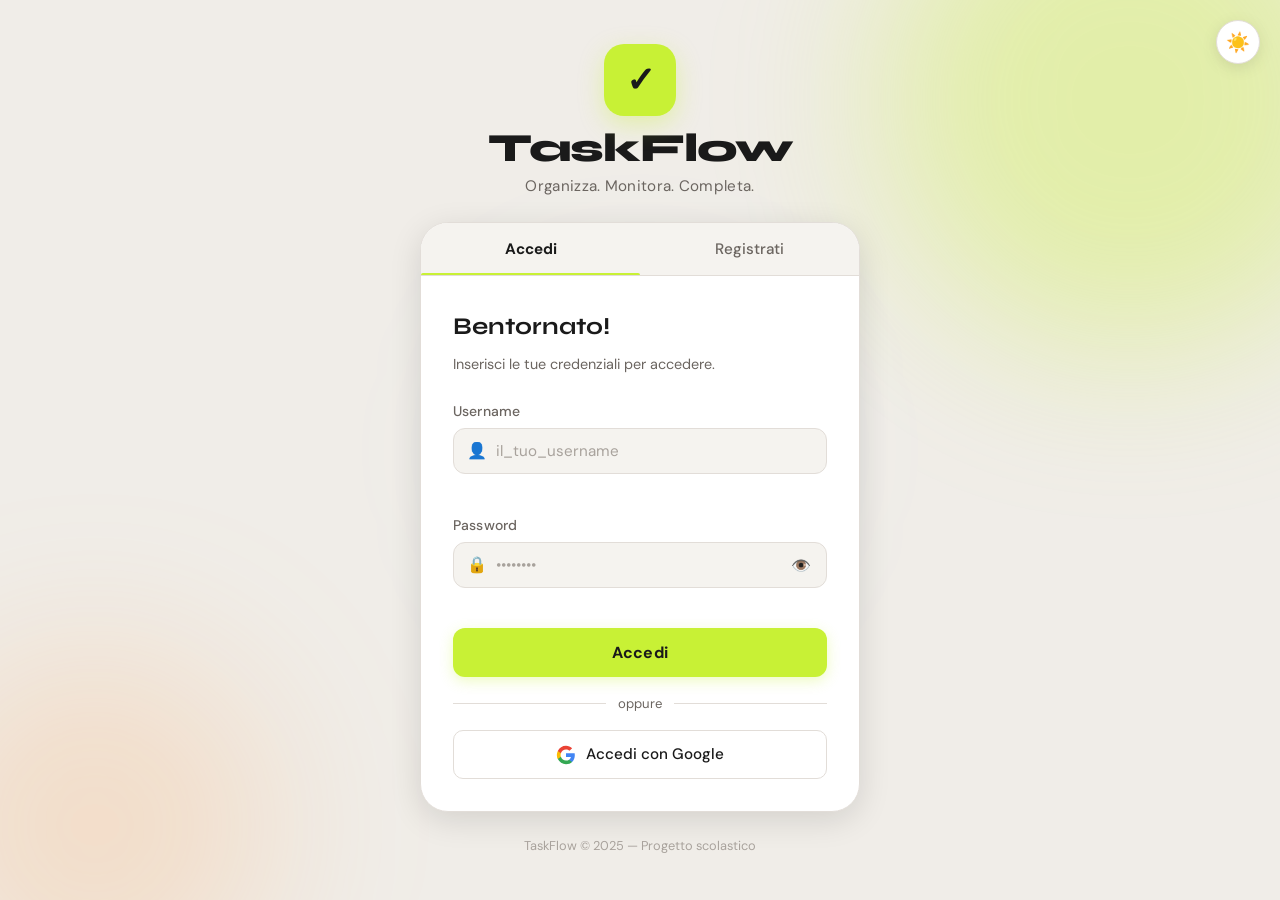
<file: index.html>
<!DOCTYPE html>
<html lang="it">
<head>
    <meta charset="UTF-8">
    <meta name="viewport" content="width=device-width, initial-scale=1.0">
    <title>TaskFlow — Accedi</title>
    <!-- Font Google: Syne (display) + DM Sans (corpo) -->
    <link rel="preconnect" href="https://fonts.googleapis.com">
    <link href="https://fonts.googleapis.com/css2?family=Syne:wght@700;800&family=DM+Sans:wght@300;400;500&display=swap" rel="stylesheet">
    <link rel="stylesheet" href="style.css">
    <link rel="icon" type="image/png" href="logo.png">
</head>
<body class="auth-page" id="appBody">

    <!-- =====================================================
         TOGGLE TEMA DARK/LIGHT (in alto a destra)
    ====================================================== -->
    <button class="theme-toggle" id="themeToggle" aria-label="Cambia tema">
        <span class="theme-icon">☀️</span>
    </button>

    <!-- =====================================================
         SFONDO DECORATIVO (sfere animate CSS)
    ====================================================== -->
    <div class="bg-decoration" aria-hidden="true">
        <div class="orb orb-1"></div>
        <div class="orb orb-2"></div>
        <div class="orb orb-3"></div>
    </div>

    <!-- =====================================================
         CONTENITORE PRINCIPALE AUTH
    ====================================================== -->
    <main class="auth-container">

        <!-- Logo e titolo app -->
        <div class="auth-brand">
            <div class="brand-icon">✓</div>
            <h1 class="brand-title">TaskFlow</h1>
            <p class="brand-subtitle">Organizza. Monitora. Completa.</p>
        </div>

        <!-- Card con i form login/registrazione -->
        <div class="auth-card">

            <!-- Tab per passare tra Login e Registrazione -->
            <div class="auth-tabs" role="tablist">
                <button class="auth-tab active" id="tabLogin"
                        role="tab" aria-selected="true" aria-controls="panelLogin"
                        onclick="switchTab('login')">
                    Accedi
                </button>
                <button class="auth-tab" id="tabRegister"
                        role="tab" aria-selected="false" aria-controls="panelRegister"
                        onclick="switchTab('register')">
                    Registrati
                </button>
                <!-- Indicatore animato del tab attivo -->
                <div class="tab-indicator" id="tabIndicator"></div>
            </div>

            <!-- ==========================================
                 PANNELLO LOGIN
            =========================================== -->
            <div class="auth-panel active" id="panelLogin" role="tabpanel">
                <h2 class="panel-title">Bentornato!</h2>
                <p class="panel-desc">Inserisci le tue credenziali per accedere.</p>

                <!-- Messaggio di errore/successo -->
                <div class="alert" id="loginAlert" role="alert" aria-live="polite"></div>

                <!-- Form login (non usa <form> per evitare reload, gestito da JS) -->
                <div class="form-group">
                    <label class="form-label" for="loginUsername">Username</label>
                    <div class="input-wrapper">
                        <span class="input-icon">👤</span>
                        <input
                            type="text"
                            class="form-input"
                            id="loginUsername"
                            placeholder="il_tuo_username"
                            autocomplete="username"
                            maxlength="50"
                        >
                    </div>
                    <!-- Messaggio errore validazione client-side -->
                    <span class="field-error" id="loginUsernameError"></span>
                </div>

                <div class="form-group">
                    <label class="form-label" for="loginPassword">Password</label>
                    <div class="input-wrapper">
                        <span class="input-icon">🔒</span>
                        <input
                            type="password"
                            class="form-input"
                            id="loginPassword"
                            placeholder="••••••••"
                            autocomplete="current-password"
                        >
                        <!-- Bottone mostra/nascondi password -->
                        <button class="toggle-password" type="button"
                                onclick="togglePasswordVisibility('loginPassword')"
                                aria-label="Mostra/nascondi password">
                            👁️
                        </button>
                    </div>
                    <span class="field-error" id="loginPasswordError"></span>
                </div>

                <button class="btn-primary" id="loginBtn" onclick="handleLogin()">
                    <span class="btn-text">Accedi</span>
                    <span class="btn-loader" aria-hidden="true"></span>
                </button>

                <!-- Separatore -->
                <div class="auth-divider">
                    <span>oppure</span>
                </div>

                <!-- Bottone Google OAuth2 -->
                <a href="oauth_google.php" class="btn-google" id="googleLoginBtn">
                    <svg class="google-icon" viewBox="0 0 24 24" xmlns="http://www.w3.org/2000/svg" aria-hidden="true">
                        <path d="M22.56 12.25c0-.78-.07-1.53-.2-2.25H12v4.26h5.92c-.26 1.37-1.04 2.53-2.21 3.31v2.77h3.57c2.08-1.92 3.28-4.74 3.28-8.09z" fill="#4285F4"/>
                        <path d="M12 23c2.97 0 5.46-.98 7.28-2.66l-3.57-2.77c-.98.66-2.23 1.06-3.71 1.06-2.86 0-5.29-1.93-6.16-4.53H2.18v2.84C3.99 20.53 7.7 23 12 23z" fill="#34A853"/>
                        <path d="M5.84 14.09c-.22-.66-.35-1.36-.35-2.09s.13-1.43.35-2.09V7.07H2.18C1.43 8.55 1 10.22 1 12s.43 3.45 1.18 4.93l3.66-2.84z" fill="#FBBC05"/>
                        <path d="M12 5.38c1.62 0 3.06.56 4.21 1.64l3.15-3.15C17.45 2.09 14.97 1 12 1 7.7 1 3.99 3.47 2.18 7.07l3.66 2.84c.87-2.6 3.3-4.53 6.16-4.53z" fill="#EA4335"/>
                    </svg>
                    Accedi con Google
                </a>
            </div>

            <!-- ==========================================
                 PANNELLO REGISTRAZIONE
            =========================================== -->
            <div class="auth-panel" id="panelRegister" role="tabpanel">
                <h2 class="panel-title">Crea Account</h2>
                <p class="panel-desc">Scegli un username e una password sicura.</p>

                <div class="alert" id="registerAlert" role="alert" aria-live="polite"></div>

                <div class="form-group">
                    <label class="form-label" for="regUsername">Username</label>
                    <div class="input-wrapper">
                        <span class="input-icon">👤</span>
                        <input
                            type="text"
                            class="form-input"
                            id="regUsername"
                            placeholder="scegli_username"
                            autocomplete="username"
                            maxlength="50"
                            oninput="validateUsernameField()"
                        >
                    </div>
                    <span class="field-error" id="regUsernameError"></span>
                    <!-- Contatore caratteri -->
                    <span class="char-count" id="regUsernameCount">0/50</span>
                </div>

                <div class="form-group">
                    <label class="form-label" for="regPassword">Password</label>
                    <div class="input-wrapper">
                        <span class="input-icon">🔒</span>
                        <input
                            type="password"
                            class="form-input"
                            id="regPassword"
                            placeholder="Min. 6 caratteri"
                            autocomplete="new-password"
                            oninput="checkPasswordStrength()"
                        >
                        <button class="toggle-password" type="button"
                                onclick="togglePasswordVisibility('regPassword')"
                                aria-label="Mostra/nascondi password">
                            👁️
                        </button>
                    </div>
                    <span class="field-error" id="regPasswordError"></span>
                    <!-- Barra indicatore forza password -->
                    <div class="password-strength" id="passwordStrength">
                        <div class="strength-bar" id="strengthBar"></div>
                        <span class="strength-label" id="strengthLabel"></span>
                    </div>
                </div>

                <div class="form-group">
                    <label class="form-label" for="regConfirm">Conferma Password</label>
                    <div class="input-wrapper">
                        <span class="input-icon">🔒</span>
                        <input
                            type="password"
                            class="form-input"
                            id="regConfirm"
                            placeholder="Ripeti la password"
                            autocomplete="new-password"
                        >
                    </div>
                    <span class="field-error" id="regConfirmError"></span>
                </div>

                <button class="btn-primary" id="registerBtn" onclick="handleRegister()">
                    <span class="btn-text">Crea Account</span>
                    <span class="btn-loader" aria-hidden="true"></span>
                </button>
            </div>

        </div><!-- fine auth-card -->

        <p class="auth-footer">
            TaskFlow &copy; 2025 — Progetto scolastico
        </p>

    </main>

    <!-- Script principale -->
    <script src="script.js"></script>
    <script>
        // Controlla se l'utente è già loggato, reindirizza alla dashboard
        checkIfAlreadyLogged();

        // Inizializza il tema salvato
        initTheme();

        // Permette il submit dei form con il tasto Invio
        document.getElementById('loginPassword').addEventListener('keydown', e => {
            if (e.key === 'Enter') handleLogin();
        });
        document.getElementById('regConfirm').addEventListener('keydown', e => {
            if (e.key === 'Enter') handleRegister();
        });
    </script>
</body>
</html>
</file>
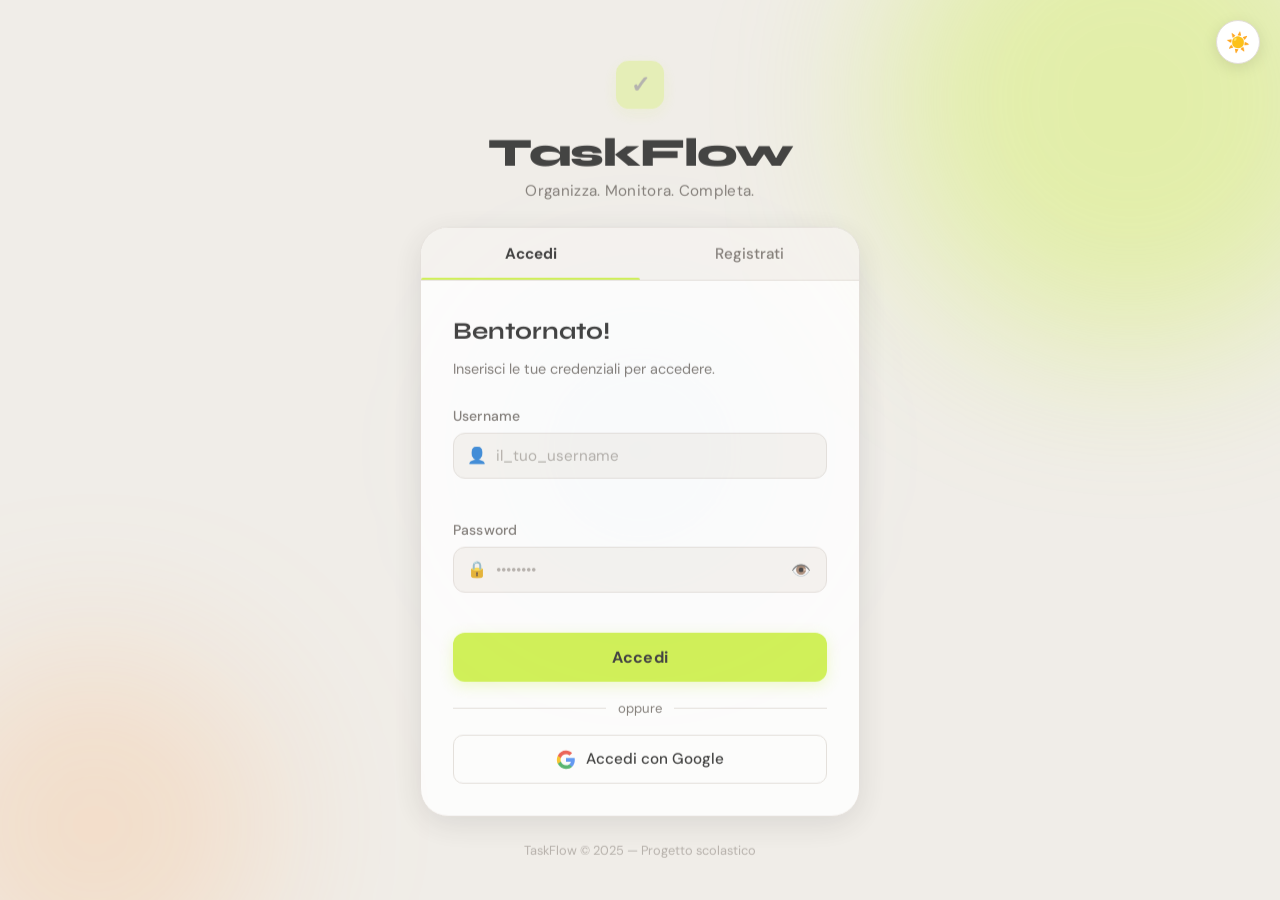
<file: dashboard.html>
<!DOCTYPE html>
<html lang="it">
<head>
    <meta charset="UTF-8">
    <meta name="viewport" content="width=device-width, initial-scale=1.0">
    <title>TaskFlow — Dashboard</title>
    <link rel="preconnect" href="https://fonts.googleapis.com">
    <link href="https://fonts.googleapis.com/css2?family=Syne:wght@700;800&family=DM+Sans:wght@300;400;500&display=swap" rel="stylesheet">
    <link rel="stylesheet" href="style.css">
    <link rel="icon" type="image/png" href="logo.png">
</head>
<body id="appBody">

    <!-- =====================================================
                        HEADER NAVIGAZIONE
    ====================================================== -->
    <header class="app-header">
        <div class="header-inner">
            <!-- Logo -->
            <div class="header-brand">
                <span class="brand-icon-small">✓</span>
                <span class="header-title">TaskFlow</span>
            </div>

            <!-- Informazioni utente + azioni -->
            <div class="header-actions">
                <!-- Statistiche rapide -->
                <div class="header-stats">
                    <span class="stat-badge" id="headerPending" title="Task in sospeso">
                        <span class="stat-num" id="pendingCount">0</span> in sospeso
                    </span>
                </div>

                <!-- Toggle tema -->
                <button class="theme-toggle theme-toggle-inline" id="themeToggle"
                        aria-label="Cambia tema">
                    <span class="theme-icon">☀️</span>
                </button>

                <!-- Username + menu -->
                <div class="user-menu" id="userMenu">
                    <button class="user-btn" id="userBtn" onclick="toggleUserMenu()"
                            aria-expanded="false" aria-haspopup="true">
                        <span class="user-avatar" id="userAvatar">?</span>
                        <span class="user-name" id="headerUsername">...</span>
                        <span class="user-chevron">▾</span>
                    </button>
                    <div class="user-dropdown" id="userDropdown" role="menu">
                        <div class="dropdown-info">
                            <span class="dropdown-username" id="dropdownUsername"></span>
                            <span class="dropdown-label">Account</span>
                        </div>
                        <hr class="dropdown-divider">
                        <button class="dropdown-item danger" onclick="handleLogout()" role="menuitem">
                            Esci
                        </button>
                    </div>
                </div>
            </div>
        </div>
    </header>

    <!-- =====================================================
         CONTENUTO PRINCIPALE
    ====================================================== -->
    <main class="app-main">
        <div class="dashboard-container">

            <!-- ============================================
                 SEZIONE: AGGIUNGI TASK
            ============================================= -->
            <section class="add-task-section" aria-label="Aggiungi task">
                <div class="add-task-card">
                    <h2 class="section-title">Cosa devo fare?</h2>
                    <div class="add-task-row">
                        <div class="input-wrapper flex-1">
                            <span class="input-icon">✏️</span>
                            <input
                                type="text"
                                class="form-input"
                                id="newTaskInput"
                                placeholder="Scrivi un nuovo task..."
                                maxlength="500"
                                aria-label="Testo del nuovo task"
                            >
                            <!-- Contatore caratteri -->
                            <span class="char-count-inline" id="taskCharCount">0/500</span>
                        </div>
                        <button class="btn-add" id="addTaskBtn" onclick="handleAddTask()"
                                aria-label="Aggiungi task">
                            <span>＋</span>
                        </button>
                    </div>

                    <!-- Riga data/ora scadenza (opzionale) -->
                    <div class="due-row">
                        <div class="due-input-group">
                            <label class="due-label" for="newTaskDue">
                                <span class="due-label-icon">🕐</span>
                                Scadenza <span class="due-optional">(opzionale)</span>
                            </label>
                            <div class="due-inputs">
                                <!-- Input data -->
                                <div class="input-wrapper due-date-wrapper">
                                    <span class="input-icon">📅</span>
                                    <input
                                        type="date"
                                        class="form-input due-input"
                                        id="newTaskDate"
                                        aria-label="Data scadenza"
                                    >
                                </div>
                                <!-- Input ora -->
                                <div class="input-wrapper due-time-wrapper">
                                    <span class="input-icon">🕐</span>
                                    <input
                                        type="time"
                                        class="form-input due-input"
                                        id="newTaskTime"
                                        aria-label="Ora scadenza"
                                    >
                                </div>
                                <!-- Bottone svuota -->
                                <button class="btn-clear-due" id="clearDueBtn"
                                        onclick="clearDueInputs()"
                                        title="Rimuovi scadenza"
                                        aria-label="Rimuovi scadenza">
                                    ✕
                                </button>
                            </div>
                        </div>
                    </div>

                    <span class="field-error" id="newTaskError"></span>
                </div>
            </section>

            <!-- ============================================
                 SEZIONE: STATISTICHE
            ============================================= -->
            <section class="stats-section" aria-label="Statistiche">
                <div class="stats-grid">
                    <div class="stat-card" id="statTotal">
                        <div class="stat-number" id="statTotalNum">0</div>
                        <div class="stat-name">Totale</div>
                    </div>
                    <div class="stat-card highlight" id="statPending">
                        <div class="stat-number" id="statPendingNum">0</div>
                        <div class="stat-name">Da fare</div>
                    </div>
                    <div class="stat-card success" id="statDone">
                        <div class="stat-number" id="statDoneNum">0</div>
                        <div class="stat-name">Completati</div>
                    </div>
                    <!-- Barra di progresso -->
                    <div class="stat-card progress-card">
                        <div class="progress-label">Progresso</div>
                        <div class="progress-bar-container">
                            <div class="progress-bar" id="progressBar"></div>
                        </div>
                        <div class="progress-percent" id="progressPercent">0%</div>
                    </div>
                </div>
            </section>

            <!-- ============================================
                 SEZIONE: FILTRI
            ============================================= -->
            <section class="filters-section" aria-label="Filtri">
                <div class="filters-row">
                    <!-- Bottoni filtro -->
                    <div class="filter-buttons" role="group" aria-label="Filtra task">
                        <button class="filter-btn" data-filter="today"
                                onclick="setFilter('today')"
                                title="Task in scadenza oggi">
                            📅 Oggi
                        </button>
                        <button class="filter-btn active" data-filter="all"
                                onclick="setFilter('all')">
                            Tutti
                        </button>
                        <button class="filter-btn" data-filter="pending"
                                onclick="setFilter('pending')">
                            Da fare
                        </button>
                        <button class="filter-btn" data-filter="completed"
                                onclick="setFilter('completed')">
                            Completati
                        </button>
                        <button class="filter-btn" data-filter="overdue"
                                onclick="setFilter('overdue')"
                                title="Task con scadenza passata non ancora completati">
                            Scaduti
                        </button>
                        
                    </div>

                    <!-- Azioni bulk -->
                    <div class="bulk-actions">
                        <button class="btn-ghost small" onclick="handleClearCompleted()"
                                title="Elimina tutti i task completati">
                            🗑️ Pulisci completati
                        </button>
                    </div>
                </div>

                <!-- Barra di ricerca -->
                <div class="search-row">
                    <div class="input-wrapper">
                        <span class="input-icon">🔍</span>
                        <input
                            type="search"
                            class="form-input search-input"
                            id="searchInput"
                            placeholder="Cerca nei task..."
                            oninput="handleSearch()"
                            aria-label="Cerca task"
                        >
                    </div>
                </div>
            </section>

            <!-- ============================================
                 SEZIONE: LISTA TASK
            ============================================= -->
            <section class="tasks-section" aria-label="Lista task">

                <!-- Messaggio di caricamento -->
                <div class="loading-state" id="loadingState" aria-live="polite">
                    <div class="spinner"></div>
                    <p>Caricamento task...</p>
                </div>

                <!-- Messaggio lista vuota -->
                <div class="empty-state hidden" id="emptyState">
                    <div class="empty-icon">📋</div>
                    <h3 class="empty-title">Nessun task</h3>
                    <p class="empty-desc" id="emptyDesc">
                        Aggiungi il tuo primo task sopra!
                    </p>
                </div>

                <!-- Lista task (drag-and-drop con HTML5 API) -->
                <ul class="task-list" id="taskList"
                    role="list"
                    aria-label="Lista dei tuoi task"
                    ondragover="onDragOver(event)"
                    ondrop="onDrop(event)">
                    <!-- I task vengono inseriti qui dinamicamente da script.js -->
                </ul>

                <!-- Hint drag-and-drop -->
                <p class="dnd-hint" id="dndHint" aria-hidden="true">
                    ↕ Trascina i task per riordinarli
                </p>

            </section>

        </div><!-- fine dashboard-container -->
    </main>

    <!-- =====================================================
         MODAL DI MODIFICA TASK (con data/ora scadenza)
    ====================================================== -->
    <div class="modal-overlay" id="editModal" role="dialog"
         aria-modal="true" aria-labelledby="editModalTitle"
         onclick="closeEditModal(event)">
        <div class="modal-card modal-card-wide">
            <div class="modal-icon">✎</div>
            <h3 class="modal-title" id="editModalTitle">Modifica Task</h3>

            <!-- Campo testo -->
            <div class="form-group" style="text-align:left; margin-top:16px;">
                <label class="form-label" for="editTaskText">Testo del task</label>
                <div class="input-wrapper">
                    <span class="input-icon">✏️</span>
                    <input type="text" class="form-input" id="editTaskText"
                           maxlength="500" placeholder="Descrizione del task...">
                </div>
                <span class="field-error" id="editTaskError"></span>
            </div>

            <!-- Campo data/ora scadenza -->
            <div class="form-group" style="text-align:left;">
                <label class="form-label">
                    <span>🕐</span> Scadenza
                    <span class="due-optional">(opzionale — lascia vuoto per rimuovere)</span>
                </label>
                <div class="due-inputs">
                    <div class="input-wrapper due-date-wrapper">
                        <span class="input-icon">📅</span>
                        <input type="date" class="form-input due-input"
                               id="editTaskDate" aria-label="Data scadenza">
                    </div>
                    <div class="input-wrapper due-time-wrapper">
                        <span class="input-icon">🕐</span>
                        <input type="time" class="form-input due-input"
                               id="editTaskTime" aria-label="Ora scadenza">
                    </div>
                    <button class="btn-clear-due" onclick="clearEditDueInputs()"
                            title="Rimuovi scadenza" aria-label="Rimuovi scadenza">✕</button>
                </div>
            </div>

            <div class="modal-actions" style="margin-top:8px;">
                <button class="btn-ghost" onclick="closeEditModal()">Annulla</button>
                <button class="btn-primary" id="confirmEditBtn"
                        style="width:auto; padding:10px 24px; margin-top:0;">
                    <span class="btn-text">Salva</span>
                    <span class="btn-loader" aria-hidden="true"></span>
                </button>
            </div>
        </div>
    </div>

    <!-- =====================================================
         MODAL DI CONFERMA ELIMINAZIONE
    ====================================================== -->
    <div class="modal-overlay" id="deleteModal" role="dialog"
         aria-modal="true" aria-labelledby="modalTitle"
         onclick="closeDeleteModal(event)">
        <div class="modal-card">
            <div class="modal-icon">🗑️</div>
            <h3 class="modal-title" id="modalTitle">Elimina task</h3>
            <p class="modal-desc">Sei sicuro di voler eliminare questo task? L'azione è irreversibile.</p>
            <div class="modal-actions">
                <button class="btn-ghost" onclick="closeDeleteModal()">Annulla</button>
                <button class="btn-danger" id="confirmDeleteBtn">Elimina</button>
            </div>
        </div>
    </div>

    <!-- =====================================================
         TOAST NOTIFICHE (in basso a destra)
    ====================================================== -->
    <div class="toast-container" id="toastContainer" aria-live="polite" aria-atomic="true">
        <!-- I toast vengono aggiunti dinamicamente da script.js -->
    </div>

    <script src="script.js"></script>
    <script>
        // ======================================================
        // Inizializzazione dashboard al caricamento della pagina
        // ======================================================

        // Inizializza il tema
        initTheme();

        // Controlla che l'utente sia loggato, poi carica i task
        initDashboard();

        // Chiudi il menu utente cliccando fuori
        document.addEventListener('click', function(e) {
            const menu = document.getElementById('userMenu');
            if (menu && !menu.contains(e.target)) {
                const dropdown = document.getElementById('userDropdown');
                if (dropdown) dropdown.classList.remove('open');
                const btn = document.getElementById('userBtn');
                if (btn) btn.setAttribute('aria-expanded', 'false');
            }
        });

        // Aggiungi task con il tasto Invio
        document.getElementById('newTaskInput').addEventListener('keydown', function(e) {
            if (e.key === 'Enter') handleAddTask();
        });

        // Aggiorna contatore caratteri input task
        document.getElementById('newTaskInput').addEventListener('input', function() {
            const count = this.value.length;
            document.getElementById('taskCharCount').textContent = count + '/500';
            if (count > 450) {
                document.getElementById('taskCharCount').classList.add('warning');
            } else {
                document.getElementById('taskCharCount').classList.remove('warning');
            }
        });

        // Chiudi modal con tasto Escape
        document.addEventListener('keydown', function(e) {
            if (e.key === 'Escape') {
                closeDeleteModal();
                closeEditModal();
            }
        });

        // Salva modifica con Invio nel modal di edit (campo testo)
        document.getElementById('editTaskText').addEventListener('keydown', function(e) {
            if (e.key === 'Enter') {
                const btn = document.getElementById('confirmEditBtn');
                if (btn && btn.onclick) btn.onclick();
            }
        });
    </script>
</body>
</html>
</file>
<file: style.css>
/* ============================================================
   style.css — TaskFlow: To-Do List App

   1. CSS CUSTOM PROPERTIES (VARIABILI) — TEMA LIGHT (default)
   ============================================================ */
:root {
    /* Colori principali */
    --bg-page:        #f0ede8;
    --bg-card:        #ffffff;
    --bg-card-hover:  #fafaf8;
    --bg-input:       #f5f3ef;
    --bg-header:      rgba(255,255,255,0.9);

    /* Colori testo */
    --text-primary:   #1a1a1a;
    --text-secondary: #6b6560;
    --text-muted:     #a8a29c;
    --text-inverse:   #ffffff;

    /* Colore accento */
    --accent:         #c8f135;
    --accent-dark:    #a8d010;
    --accent-text:    #1a1a1a;

    /* Colori semantici */
    --success:        #22c55e;
    --danger:         #ef4444;
    --warning:        #f59e0b;
    --info:           #3b82f6;

    /* Bordi e ombre */
    --border:         #e2ddd8;
    --border-focus:   var(--accent);
    --shadow-sm:      0 1px 3px rgba(0,0,0,0.08);
    --shadow-md:      0 4px 16px rgba(0,0,0,0.10);
    --shadow-lg:      0 8px 32px rgba(0,0,0,0.12);
    --shadow-card:    0 2px 8px rgba(0,0,0,0.06);

    /* Tipografia */
    --font-display:   'Syne', sans-serif;
    --font-body:      'DM Sans', sans-serif;

    /* Transizioni */
    --transition:     0.2s ease;
    --transition-slow:0.35s ease;

    /* Sfere decorative */
    --orb-1: rgba(200, 241, 53, 0.35);
    --orb-2: rgba(255, 160, 80, 0.20);
    --orb-3: rgba(100, 180, 255, 0.18);

    /* Bordi raggio */
    --radius-sm:  6px;
    --radius-md:  12px;
    --radius-lg:  20px;
    --radius-xl:  28px;
}

/* ============================================================
   2. TEMA DARK — attivato aggiungendo .dark a <body>
   ============================================================ */
body.dark {
    --bg-page:        #111110;
    --bg-card:        #1c1c1a;
    --bg-card-hover:  #242422;
    --bg-input:       #252523;
    --bg-header:      rgba(17,17,16,0.92);

    --text-primary:   #f0ede8;
    --text-secondary: #a8a29c;
    --text-muted:     #6b6560;

    --border:         #2e2d2b;
    --shadow-sm:      0 1px 3px rgba(0,0,0,0.3);
    --shadow-md:      0 4px 16px rgba(0,0,0,0.4);
    --shadow-lg:      0 8px 32px rgba(0,0,0,0.5);
    --shadow-card:    0 2px 8px rgba(0,0,0,0.3);

    --orb-1: rgba(200, 241, 53, 0.12);
    --orb-2: rgba(255, 160, 80, 0.08);
    --orb-3: rgba(100, 180, 255, 0.08);
}

/* ============================================================
   3. RESET & BASE
   ============================================================ */
*, *::before, *::after {
    box-sizing: border-box;
    margin: 0;
    padding: 0;
}

html {
    scroll-behavior: smooth;
    font-size: 16px;
}

body {
    font-family: var(--font-body);
    background-color: var(--bg-page);
    color: var(--text-primary);
    min-height: 100vh;
    transition: background-color var(--transition-slow), color var(--transition-slow);
    line-height: 1.6;
}

button {
    font-family: var(--font-body);
    cursor: pointer;
    border: none;
    background: none;
}

input {
    font-family: var(--font-body);
}

ul { list-style: none; }

.hidden { display: none !important; }
.flex-1 { flex: 1; }

/* ============================================================
   4. SFONDO DECORATIVO (sfere animate)
   ============================================================ */
.bg-decoration {
    position: fixed;
    inset: 0;
    pointer-events: none;
    z-index: 0;
    overflow: hidden;
}

.orb {
    position: absolute;
    border-radius: 50%;
    filter: blur(80px);
}

.orb-1 {
    width: 500px; height: 500px;
    background: var(--orb-1);
    top: -150px; right: -100px;
    animation: orbFloat 12s ease-in-out infinite;
}

.orb-2 {
    width: 350px; height: 350px;
    background: var(--orb-2);
    bottom: -100px; left: -80px;
    animation: orbFloat 16s ease-in-out infinite reverse;
}

.orb-3 {
    width: 250px; height: 250px;
    background: var(--orb-3);
    top: 50%; left: 50%;
    transform: translate(-50%, -50%);
    animation: orbFloat 20s ease-in-out infinite 4s;
}

@keyframes orbFloat {
    0%, 100% { transform: translate(0, 0) scale(1); }
    33%       { transform: translate(30px, -20px) scale(1.05); }
    66%       { transform: translate(-20px, 15px) scale(0.97); }
}

/* ============================================================
   5. TOGGLE TEMA
   ============================================================ */
.theme-toggle {
    position: fixed;
    top: 20px; right: 20px;
    z-index: 100;
    width: 44px; height: 44px;
    border-radius: 50%;
    background: var(--bg-card);
    border: 1px solid var(--border);
    box-shadow: var(--shadow-md);
    display: flex; align-items: center; justify-content: center;
    font-size: 1.2rem;
    transition: transform var(--transition), box-shadow var(--transition);
}

.theme-toggle:hover {
    transform: scale(1.1) rotate(15deg);
    box-shadow: var(--shadow-lg);
}

.theme-toggle-inline {
    position: static;
    width: 36px; height: 36px;
    font-size: 1rem;
}

/* ============================================================
   6. PAGINA AUTH (index.html)
   ============================================================ */
.auth-page {
    min-height: 100vh;
    display: flex;
    align-items: center;
    justify-content: center;
    padding: 24px;
}

.auth-container {
    position: relative;
    z-index: 1;
    width: 100%;
    max-width: 440px;
    display: flex;
    flex-direction: column;
    align-items: center;
    gap: 24px;
    /* Animazione entrata pagina */
    animation: fadeSlideUp 0.5s ease both;
}

@keyframes fadeSlideUp {
    from { opacity: 0; transform: translateY(24px); }
    to   { opacity: 1; transform: translateY(0); }
}

/* Brand / Logo */
.auth-brand {
    text-align: center;
}

.brand-icon {
    width: 72px; height: 72px;
    background: var(--accent);
    color: var(--accent-text);
    border-radius: var(--radius-lg);
    display: inline-flex;
    align-items: center;
    justify-content: center;
    font-size: 2.2rem;
    font-weight: 900;
    margin-bottom: 12px;
    box-shadow: 0 8px 24px rgba(200,241,53,0.35);
    animation: bounceIn 0.6s cubic-bezier(0.34, 1.56, 0.64, 1) 0.2s both;
}

@keyframes bounceIn {
    from { opacity: 0; transform: scale(0.5); }
    to   { opacity: 1; transform: scale(1); }
}

.brand-title {
    font-family: var(--font-display);
    font-size: 2.5rem;
    font-weight: 800;
    letter-spacing: -0.03em;
    color: var(--text-primary);
    line-height: 1;
}

.brand-subtitle {
    color: var(--text-secondary);
    font-size: 0.95rem;
    margin-top: 6px;
    letter-spacing: 0.02em;
}

/* Card auth */
.auth-card {
    width: 100%;
    background: var(--bg-card);
    border: 1px solid var(--border);
    border-radius: var(--radius-xl);
    box-shadow: var(--shadow-lg);
    overflow: hidden;
    transition: background var(--transition-slow), border-color var(--transition-slow);
}

/* Tab di navigazione */
.auth-tabs {
    display: flex;
    position: relative;
    background: var(--bg-input);
    border-bottom: 1px solid var(--border);
}

.auth-tab {
    flex: 1;
    padding: 16px;
    font-size: 0.95rem;
    font-weight: 500;
    color: var(--text-secondary);
    background: none;
    border: none;
    cursor: pointer;
    transition: color var(--transition);
    position: relative;
    z-index: 1;
}

.auth-tab.active {
    color: var(--text-primary);
    font-weight: 700;
}

.auth-tab:hover:not(.active) {
    color: var(--text-primary);
}

/* Indicatore tab animato */
.tab-indicator {
    position: absolute;
    bottom: 0;
    left: 0;
    height: 2px;
    width: 50%;
    background: var(--accent);
    border-radius: 2px 2px 0 0;
    transition: left var(--transition);
}

.tab-indicator.right { left: 50%; }

/* Pannelli contenuto tab */
.auth-panel {
    display: none;
    padding: 32px;
    animation: panelFade 0.25s ease;
}

.auth-panel.active {
    display: block;
}

@keyframes panelFade {
    from { opacity: 0; transform: translateY(8px); }
    to   { opacity: 1; transform: translateY(0); }
}

.panel-title {
    font-family: var(--font-display);
    font-size: 1.5rem;
    font-weight: 700;
    color: var(--text-primary);
    margin-bottom: 6px;
}

.panel-desc {
    color: var(--text-secondary);
    font-size: 0.9rem;
    margin-bottom: 24px;
}

.auth-footer {
    color: var(--text-muted);
    font-size: 0.8rem;
    text-align: center;
}

/* ============================================================
   7. FORM COMPONENTS
   ============================================================ */
.form-group {
    margin-bottom: 18px;
}

.form-label {
    display: block;
    font-size: 0.875rem;
    font-weight: 500;
    color: var(--text-secondary);
    margin-bottom: 6px;
    letter-spacing: 0.01em;
}

.input-wrapper {
    position: relative;
    display: flex;
    align-items: center;
}

.input-icon {
    position: absolute;
    left: 14px;
    font-size: 1rem;
    pointer-events: none;
    z-index: 1;
    line-height: 1;
}

.form-input {
    width: 100%;
    padding: 12px 14px 12px 42px;
    background: var(--bg-input);
    border: 1.5px solid var(--border);
    border-radius: var(--radius-md);
    color: var(--text-primary);
    font-size: 0.95rem;
    transition: border-color var(--transition), box-shadow var(--transition),
                background var(--transition-slow);
    outline: none;
}

.form-input::placeholder { color: var(--text-muted); }

.form-input:focus {
    border-color: var(--accent);
    box-shadow: 0 0 0 3px rgba(200,241,53,0.2);
    background: var(--bg-card);
}

.form-input:not(:placeholder-shown):valid {
    border-color: var(--success);
}

.form-input.error {
    border-color: var(--danger);
    box-shadow: 0 0 0 3px rgba(239,68,68,0.15);
}

/* Bottone mostra/nascondi password */
.toggle-password {
    position: absolute;
    right: 12px;
    font-size: 1rem;
    background: none;
    border: none;
    cursor: pointer;
    padding: 4px;
    border-radius: 4px;
    transition: opacity var(--transition);
    z-index: 1;
}
.toggle-password:hover { opacity: 0.7; }

/* Messaggi di errore campo */
.field-error {
    display: block;
    font-size: 0.8rem;
    color: var(--danger);
    margin-top: 4px;
    min-height: 18px;
    transition: opacity var(--transition);
}

/* Contatore caratteri */
.char-count {
    display: block;
    font-size: 0.75rem;
    color: var(--text-muted);
    margin-top: 2px;
    text-align: right;
}

/* ============================================================
   8. INDICATORE FORZA PASSWORD
   ============================================================ */
.password-strength {
    margin-top: 8px;
    display: flex;
    align-items: center;
    gap: 10px;
}

.strength-bar {
    flex: 1;
    height: 4px;
    background: var(--border);
    border-radius: 4px;
    overflow: hidden;
    position: relative;
}

.strength-bar::after {
    content: '';
    position: absolute;
    left: 0; top: 0; bottom: 0;
    border-radius: 4px;
    transition: width 0.4s ease, background 0.4s ease;
    width: var(--strength-width, 0%);
    background: var(--strength-color, var(--border));
}

.strength-label {
    font-size: 0.75rem;
    font-weight: 500;
    color: var(--strength-color, var(--text-muted));
    min-width: 60px;
}

/* ============================================================
   9. ALERT / NOTIFICHE IN FORM
   ============================================================ */
.alert {
    padding: 12px 16px;
    border-radius: var(--radius-md);
    font-size: 0.875rem;
    font-weight: 500;
    margin-bottom: 16px;
    display: none; /* Mostrato da JS */
    animation: alertSlide 0.3s ease;
}

@keyframes alertSlide {
    from { opacity: 0; transform: translateY(-8px); }
    to   { opacity: 1; transform: translateY(0); }
}

.alert.success {
    background: rgba(34,197,94,0.12);
    color: #16a34a;
    border: 1px solid rgba(34,197,94,0.3);
    display: block;
}

.alert.error {
    background: rgba(239,68,68,0.1);
    color: #dc2626;
    border: 1px solid rgba(239,68,68,0.25);
    display: block;
}

body.dark .alert.success { color: #4ade80; }
body.dark .alert.error   { color: #f87171; }

/* ============================================================
   10. BOTTONI
   ============================================================ */
.btn-primary {
    width: 100%;
    padding: 14px;
    background: var(--accent);
    color: var(--accent-text);
    border: none;
    border-radius: var(--radius-md);
    font-size: 1rem;
    font-weight: 700;
    letter-spacing: 0.01em;
    cursor: pointer;
    transition: transform var(--transition), box-shadow var(--transition),
                background var(--transition);
    display: flex;
    align-items: center;
    justify-content: center;
    gap: 10px;
    margin-top: 8px;
    box-shadow: 0 4px 14px rgba(200,241,53,0.3);
}

.btn-primary:hover:not(:disabled) {
    transform: translateY(-1px);
    box-shadow: 0 6px 20px rgba(200,241,53,0.4);
    background: var(--accent-dark);
}

.btn-primary:active:not(:disabled) {
    transform: translateY(0);
}

.btn-primary:disabled {
    opacity: 0.6;
    cursor: not-allowed;
}

/* Loader spinner dentro il bottone */
.btn-loader {
    width: 18px; height: 18px;
    border: 2px solid rgba(26,26,26,0.3);
    border-top-color: var(--accent-text);
    border-radius: 50%;
    animation: spin 0.7s linear infinite;
    display: none;
}

.btn-primary.loading .btn-text { display: none; }
.btn-primary.loading .btn-loader { display: block; }

@keyframes spin {
    to { transform: rotate(360deg); }
}

/* ── Separatore "oppure" ── */
.auth-divider {
    display: flex;
    align-items: center;
    gap: 12px;
    margin: 16px 0;
    color: var(--text-secondary, #888);
    font-size: 0.82rem;
}
.auth-divider::before,
.auth-divider::after {
    content: '';
    flex: 1;
    height: 1px;
    background: var(--border, #e0e0e0);
}

/* ── Pulsante "Accedi con Google" ── */
.btn-google {
    display: flex;
    align-items: center;
    justify-content: center;
    gap: 10px;
    width: 100%;
    padding: 11px 16px;
    border-radius: 10px;
    border: 1.5px solid var(--border, #dadce0);
    background: var(--surface, #fff);
    color: var(--text-primary, #3c4043);
    font-size: 0.95rem;
    font-weight: 500;
    font-family: inherit;
    text-decoration: none;
    cursor: pointer;
    transition: background 0.18s, box-shadow 0.18s, border-color 0.18s;
    box-sizing: border-box;
}
.btn-google:hover {
    background: var(--surface-hover, #f8f9fa);
    box-shadow: 0 1px 6px rgba(0,0,0,0.12);
    border-color: #bbb;
}
.btn-google:active {
    box-shadow: none;
    background: var(--surface-active, #f1f3f4);
}
.google-icon {
    width: 20px;
    height: 20px;
    flex-shrink: 0;
}
/* Adattamento dark mode */
body.dark .btn-google {
    background: #2d2d2d;
    border-color: #555;
    color: #e0e0e0;
}
body.dark .btn-google:hover {
    background: #3a3a3a;
    border-color: #777;
}
body.dark .auth-divider {
    color: #666;
}
body.dark .auth-divider::before,
body.dark .auth-divider::after {
    background: #444;
}

.btn-ghost {
    padding: 8px 16px;
    background: transparent;
    color: var(--text-secondary);
    border: 1.5px solid var(--border);
    border-radius: var(--radius-md);
    font-size: 0.875rem;
    font-weight: 500;
    cursor: pointer;
    transition: all var(--transition);
}

.btn-ghost:hover {
    background: var(--bg-input);
    color: var(--text-primary);
    border-color: var(--text-muted);
}

.btn-ghost.small {
    padding: 6px 12px;
    font-size: 0.8rem;
}

.btn-danger {
    padding: 10px 20px;
    background: var(--danger);
    color: #fff;
    border: none;
    border-radius: var(--radius-md);
    font-size: 0.9rem;
    font-weight: 600;
    cursor: pointer;
    transition: all var(--transition);
}

.btn-danger:hover {
    background: #dc2626;
    transform: translateY(-1px);
}

/* Bottone aggiungi task (cerchio con +) */
.btn-add {
    width: 52px;
    height: 52px;
    background: var(--accent);
    color: var(--accent-text);
    border: none;
    border-radius: var(--radius-md);
    font-size: 1.6rem;
    font-weight: 700;
    cursor: pointer;
    display: flex;
    align-items: center;
    justify-content: center;
    flex-shrink: 0;
    transition: all var(--transition);
    box-shadow: 0 4px 12px rgba(200,241,53,0.3);
    line-height: 1;
}

.btn-add:hover {
    background: var(--accent-dark);
    transform: scale(1.05) rotate(5deg);
    box-shadow: 0 6px 18px rgba(200,241,53,0.4);
}

.btn-add:active {
    transform: scale(0.96);
}

/* ============================================================
   11. HEADER DASHBOARD
   ============================================================ */
.app-header {
    position: sticky;
    top: 0;
    z-index: 50;
    background: var(--bg-header);
    backdrop-filter: blur(12px);
    -webkit-backdrop-filter: blur(12px);
    border-bottom: 1px solid var(--border);
    transition: background var(--transition-slow), border-color var(--transition-slow);
}

.header-inner {
    max-width: 800px;
    margin: 0 auto;
    padding: 0 24px;
    height: 64px;
    display: flex;
    align-items: center;
    justify-content: space-between;
    gap: 16px;
}

.header-brand {
    display: flex;
    align-items: center;
    gap: 10px;
}

.brand-icon-small {
    width: 32px; height: 32px;
    background: var(--accent);
    color: var(--accent-text);
    border-radius: 8px;
    display: inline-flex;
    align-items: center;
    justify-content: center;
    font-size: 1rem;
    font-weight: 900;
}

.header-title {
    font-family: var(--font-display);
    font-size: 1.3rem;
    font-weight: 800;
    letter-spacing: -0.02em;
    color: var(--text-primary);
}

.header-actions {
    display: flex;
    align-items: center;
    gap: 12px;
}

/* Badge statistiche nell'header */
.stat-badge {
    background: var(--bg-input);
    border: 1px solid var(--border);
    border-radius: 20px;
    padding: 4px 12px;
    font-size: 0.8rem;
    color: var(--text-secondary);
    white-space: nowrap;
}

.stat-num {
    font-weight: 700;
    color: var(--text-primary);
}

/* Menu utente */
.user-menu { position: relative; }

.user-btn {
    display: flex;
    align-items: center;
    gap: 8px;
    padding: 6px 12px 6px 6px;
    background: var(--bg-input);
    border: 1px solid var(--border);
    border-radius: 30px;
    cursor: pointer;
    transition: all var(--transition);
}

.user-btn:hover {
    background: var(--bg-card);
    border-color: var(--accent);
}

.user-avatar {
    width: 28px; height: 28px;
    background: var(--accent);
    color: var(--accent-text);
    border-radius: 50%;
    display: flex;
    align-items: center;
    justify-content: center;
    font-size: 0.75rem;
    font-weight: 800;
    text-transform: uppercase;
    font-family: var(--font-display);
}

.user-name {
    font-size: 0.875rem;
    font-weight: 500;
    color: var(--text-primary);
    max-width: 100px;
    overflow: hidden;
    text-overflow: ellipsis;
    white-space: nowrap;
}

.user-chevron {
    font-size: 0.7rem;
    color: var(--text-muted);
    transition: transform var(--transition);
}

.user-btn[aria-expanded="true"] .user-chevron {
    transform: rotate(180deg);
}

.user-dropdown {
    position: absolute;
    top: calc(100% + 8px);
    right: 0;
    background: var(--bg-card);
    border: 1px solid var(--border);
    border-radius: var(--radius-lg);
    box-shadow: var(--shadow-lg);
    min-width: 180px;
    padding: 8px;
    opacity: 0;
    visibility: hidden;
    transform: translateY(-8px);
    transition: all var(--transition);
    z-index: 100;
}

.user-dropdown.open {
    opacity: 1;
    visibility: visible;
    transform: translateY(0);
}

.dropdown-info {
    padding: 10px 12px;
    display: flex;
    flex-direction: column;
    gap: 2px;
}

.dropdown-username {
    font-weight: 700;
    font-size: 0.9rem;
    color: var(--text-primary);
}

.dropdown-label {
    font-size: 0.75rem;
    color: var(--text-muted);
}

.dropdown-divider {
    border: none;
    border-top: 1px solid var(--border);
    margin: 4px 0;
}

.dropdown-item {
    width: 100%;
    padding: 10px 12px;
    border-radius: var(--radius-sm);
    font-size: 0.875rem;
    font-weight: 500;
    color: var(--text-secondary);
    text-align: left;
    cursor: pointer;
    transition: all var(--transition);
    background: none;
    border: none;
}

.dropdown-item:hover { background: var(--bg-input); color: var(--text-primary); }
.dropdown-item.danger:hover { background: rgba(239,68,68,0.1); color: var(--danger); }

/* ============================================================
   12. CONTENUTO PRINCIPALE DASHBOARD
   ============================================================ */
.app-main {
    padding: 32px 24px 80px;
    position: relative;
    z-index: 1;
}

.dashboard-container {
    max-width: 800px;
    margin: 0 auto;
    display: flex;
    flex-direction: column;
    gap: 24px;
}

/* ============================================================
   13. SEZIONE AGGIUNGI TASK
   ============================================================ */
.add-task-section { }

.add-task-card {
    background: var(--bg-card);
    border: 1px solid var(--border);
    border-radius: var(--radius-xl);
    padding: 28px;
    box-shadow: var(--shadow-card);
    transition: background var(--transition-slow), border-color var(--transition-slow);
}

.section-title {
    font-family: var(--font-display);
    font-size: 1.1rem;
    font-weight: 700;
    color: var(--text-secondary);
    letter-spacing: 0.01em;
    margin-bottom: 14px;
    text-transform: uppercase;
    font-size: 0.75rem;
    letter-spacing: 0.1em;
}

.add-task-row {
    display: flex;
    gap: 12px;
    align-items: center;
}

/* Contatore caratteri inline nell'input task */
.char-count-inline {
    position: absolute;
    right: 60px;
    font-size: 0.7rem;
    color: var(--text-muted);
    pointer-events: none;
}

.char-count-inline.warning { color: var(--warning); }

/* ============================================================
   14. SEZIONE STATISTICHE
   ============================================================ */
.stats-grid {
    display: grid;
    grid-template-columns: repeat(4, 1fr);
    gap: 12px;
}

.stat-card {
    background: var(--bg-card);
    border: 1px solid var(--border);
    border-radius: var(--radius-lg);
    padding: 18px 16px;
    text-align: center;
    transition: all var(--transition);
    box-shadow: var(--shadow-card);
}

.stat-card:hover {
    transform: translateY(-2px);
    box-shadow: var(--shadow-md);
}

.stat-card.highlight { border-color: rgba(200,241,53,0.5); }
.stat-card.success   { border-color: rgba(34,197,94,0.4); }

.stat-number {
    font-family: var(--font-display);
    font-size: 2rem;
    font-weight: 800;
    color: var(--text-primary);
    line-height: 1;
    margin-bottom: 4px;
}

.stat-name {
    font-size: 0.75rem;
    color: var(--text-muted);
    text-transform: uppercase;
    letter-spacing: 0.08em;
    font-weight: 500;
}

/* Card progresso */
.progress-card {
    display: flex;
    flex-direction: column;
    justify-content: center;
    gap: 8px;
}

.progress-label {
    font-size: 0.75rem;
    color: var(--text-muted);
    text-transform: uppercase;
    letter-spacing: 0.08em;
    font-weight: 500;
}

.progress-bar-container {
    height: 6px;
    background: var(--bg-input);
    border-radius: 6px;
    overflow: hidden;
}

.progress-bar {
    height: 100%;
    background: linear-gradient(90deg, var(--accent), #a0c020);
    border-radius: 6px;
    transition: width 0.6s cubic-bezier(0.34, 1.56, 0.64, 1);
    width: 0%;
}

.progress-percent {
    font-family: var(--font-display);
    font-size: 1.1rem;
    font-weight: 700;
    color: var(--text-primary);
}

/* ============================================================
   15. SEZIONE FILTRI
   ============================================================ */
.filters-row {
    display: flex;
    align-items: center;
    justify-content: space-between;
    gap: 12px;
    flex-wrap: wrap;
}

.filter-buttons {
    display: flex;
    gap: 4px;
    background: var(--bg-input);
    border-radius: var(--radius-md);
    padding: 4px;
    border: 1px solid var(--border);
}

.filter-btn {
    padding: 6px 16px;
    border-radius: calc(var(--radius-md) - 2px);
    font-size: 0.85rem;
    font-weight: 500;
    color: var(--text-secondary);
    background: transparent;
    border: none;
    cursor: pointer;
    transition: all var(--transition);
    white-space: nowrap;
}

.filter-btn:hover { color: var(--text-primary); }

.filter-btn.active {
    background: var(--bg-card);
    color: var(--text-primary);
    font-weight: 700;
    box-shadow: var(--shadow-sm);
}

.search-row {
    margin-top: 12px;
}

.search-input { padding-left: 42px; }

/* ============================================================
   16. LISTA TASK
   ============================================================ */
.task-list {
    display: flex;
    flex-direction: column;
    gap: 8px;
}

/* Singolo task */
.task-item {
    background: var(--bg-card);
    border: 1.5px solid var(--border);
    border-radius: var(--radius-lg);
    padding: 16px 18px;
    display: flex;
    align-items: center;
    gap: 14px;
    box-shadow: var(--shadow-card);
    transition: all var(--transition);
    animation: taskSlideIn 0.3s ease both;
    cursor: default;
    user-select: none;
}

.task-item:hover {
    box-shadow: var(--shadow-md);
    border-color: rgba(200,241,53,0.4);
    transform: translateY(-1px);
}

.task-item.completed {
    opacity: 0.6;
    border-color: var(--border);
}

.task-item.completed:hover {
    opacity: 0.8;
}

/* Animazione entrata task */
@keyframes taskSlideIn {
    from { opacity: 0; transform: translateX(-12px); }
    to   { opacity: 1; transform: translateX(0); }
}

/* Animazione uscita task (aggiunta da JS prima di rimuovere) */
.task-item.removing {
    animation: taskSlideOut 0.25s ease forwards;
}

@keyframes taskSlideOut {
    to { opacity: 0; transform: translateX(12px) scale(0.95); }
}

/* Handle drag-and-drop */
.drag-handle {
    color: var(--text-muted);
    cursor: grab;
    font-size: 1rem;
    padding: 4px;
    border-radius: 4px;
    transition: color var(--transition);
    flex-shrink: 0;
}

.drag-handle:hover { color: var(--text-secondary); }
.drag-handle:active { cursor: grabbing; }

/* Stato durante il trascinamento */
.task-item.dragging {
    opacity: 0.4;
    border-style: dashed;
}

.task-item.drag-over {
    border-color: var(--accent);
    background: rgba(200,241,53,0.06);
    transform: scale(1.01);
}

/* Checkbox personalizzata */
.task-checkbox {
    width: 22px; height: 22px;
    flex-shrink: 0;
    border: 2px solid var(--border);
    border-radius: 6px;
    display: flex;
    align-items: center;
    justify-content: center;
    cursor: pointer;
    transition: all var(--transition);
    background: var(--bg-input);
    font-size: 0.8rem;
}

.task-checkbox:hover {
    border-color: var(--accent);
    background: rgba(200,241,53,0.1);
}

.task-item.completed .task-checkbox {
    background: var(--success);
    border-color: var(--success);
    color: white;
}

/* Testo del task */
.task-text {
    flex: 1;
    font-size: 0.95rem;
    color: var(--text-primary);
    word-break: break-word;
    transition: color var(--transition);
}

.task-item.completed .task-text {
    text-decoration: line-through;
    color: var(--text-muted);
}

/* Campo edit inline */
.task-edit-input {
    flex: 1;
    padding: 4px 8px;
    background: var(--bg-input);
    border: 1.5px solid var(--accent);
    border-radius: var(--radius-sm);
    color: var(--text-primary);
    font-size: 0.95rem;
    font-family: var(--font-body);
    outline: none;
    box-shadow: 0 0 0 3px rgba(200,241,53,0.2);
}

/* Azioni task (edit/delete) */
.task-actions {
    display: flex;
    gap: 4px;
    flex-shrink: 0;
    opacity: 0;
    transition: opacity var(--transition);
}

.task-item:hover .task-actions,
.task-item:focus-within .task-actions {
    opacity: 1;
}

.task-action-btn {
    width: 32px; height: 32px;
    border-radius: var(--radius-sm);
    display: flex;
    align-items: center;
    justify-content: center;
    font-size: 0.875rem;
    cursor: pointer;
    background: transparent;
    border: 1px solid transparent;
    color: var(--text-muted);
    transition: all var(--transition);
}

.task-action-btn:hover {
    background: var(--bg-input);
    color: var(--text-primary);
    border-color: var(--border);
}

.task-action-btn.save-btn:hover {
    background: rgba(34,197,94,0.1);
    color: var(--success);
    border-color: rgba(34,197,94,0.3);
}

.task-action-btn.delete-btn:hover {
    background: rgba(239,68,68,0.1);
    color: var(--danger);
    border-color: rgba(239,68,68,0.3);
}

/* Data creazione task */
.task-date {
    font-size: 0.7rem;
    color: var(--text-muted);
    white-space: nowrap;
    display: none; /* Mostrata solo su schermi grandi */
}

/* ============================================================
   17. STATI VUOTO E CARICAMENTO
   ============================================================ */
.loading-state {
    text-align: center;
    padding: 48px 24px;
    color: var(--text-secondary);
}

.spinner {
    width: 36px; height: 36px;
    border: 3px solid var(--border);
    border-top-color: var(--accent);
    border-radius: 50%;
    animation: spin 0.8s linear infinite;
    margin: 0 auto 16px;
}

.empty-state {
    text-align: center;
    padding: 60px 24px;
}

.empty-icon {
    font-size: 3rem;
    margin-bottom: 16px;
    animation: float 3s ease-in-out infinite;
}

@keyframes float {
    0%, 100% { transform: translateY(0); }
    50%       { transform: translateY(-8px); }
}

.empty-title {
    font-family: var(--font-display);
    font-size: 1.3rem;
    font-weight: 700;
    color: var(--text-primary);
    margin-bottom: 8px;
}

.empty-desc {
    color: var(--text-secondary);
    font-size: 0.9rem;
}

.dnd-hint {
    text-align: center;
    font-size: 0.75rem;
    color: var(--text-muted);
    margin-top: 12px;
    letter-spacing: 0.03em;
}

/* ============================================================
   18. MODAL
   ============================================================ */
.modal-overlay {
    position: fixed;
    inset: 0;
    background: rgba(0,0,0,0.5);
    backdrop-filter: blur(6px);
    z-index: 200;
    display: flex;
    align-items: center;
    justify-content: center;
    padding: 24px;
    opacity: 0;
    visibility: hidden;
    transition: all var(--transition);
}

.modal-overlay.open {
    opacity: 1;
    visibility: visible;
}

.modal-card {
    background: var(--bg-card);
    border: 1px solid var(--border);
    border-radius: var(--radius-xl);
    padding: 32px;
    max-width: 380px;
    width: 100%;
    text-align: center;
    box-shadow: var(--shadow-lg);
    transform: scale(0.9);
    transition: transform var(--transition);
}

.modal-overlay.open .modal-card {
    transform: scale(1);
}

.modal-icon { font-size: 2.5rem; margin-bottom: 12px; }

.modal-title {
    font-family: var(--font-display);
    font-size: 1.3rem;
    font-weight: 700;
    color: var(--text-primary);
    margin-bottom: 8px;
}

.modal-desc {
    color: var(--text-secondary);
    font-size: 0.9rem;
    margin-bottom: 24px;
    line-height: 1.5;
}

.modal-actions {
    display: flex;
    gap: 12px;
    justify-content: center;
}

/* ============================================================
   19. TOAST NOTIFICHE
   ============================================================ */
.toast-container {
    position: fixed;
    bottom: 24px;
    right: 24px;
    z-index: 300;
    display: flex;
    flex-direction: column;
    gap: 10px;
    max-width: 320px;
}

.toast {
    background: var(--bg-card);
    border: 1px solid var(--border);
    border-radius: var(--radius-lg);
    padding: 14px 18px;
    box-shadow: var(--shadow-lg);
    font-size: 0.875rem;
    font-weight: 500;
    color: var(--text-primary);
    display: flex;
    align-items: center;
    gap: 10px;
    animation: toastIn 0.35s cubic-bezier(0.34, 1.56, 0.64, 1) both;
    border-left: 3px solid var(--border);
}

@keyframes toastIn {
    from { opacity: 0; transform: translateX(60px); }
    to   { opacity: 1; transform: translateX(0); }
}

.toast.removing {
    animation: toastOut 0.3s ease forwards;
}

@keyframes toastOut {
    to { opacity: 0; transform: translateX(60px); height: 0; padding: 0; margin: 0; }
}

.toast.success { border-left-color: var(--success); }
.toast.error   { border-left-color: var(--danger); }
.toast.info    { border-left-color: var(--accent); }

.toast-icon { font-size: 1.1rem; flex-shrink: 0; }
.toast-msg  { flex: 1; }

/* ============================================================
   20. RESPONSIVE
   ============================================================ */
@media (max-width: 640px) {
    /* Header */
    .header-stats { display: none; }
    .user-name    { display: none; }
    .header-inner { padding: 0 16px; }

    /* Contenuto */
    .app-main { padding: 20px 16px 60px; }

    /* Statistiche */
    .stats-grid {
        grid-template-columns: repeat(2, 1fr);
    }

    /* Task */
    .task-actions { opacity: 1; } /* Sempre visibili su mobile */
    .task-date    { display: none; }

    /* Filtri */
    .filters-row { flex-direction: column; align-items: stretch; }
    .filter-buttons { justify-content: center; }

    /* Auth */
    .auth-panel { padding: 24px 20px; }
    .brand-title { font-size: 2rem; }

    /* Modal */
    .modal-actions { flex-direction: column; }
    .modal-actions .btn-ghost,
    .modal-actions .btn-danger { width: 100%; justify-content: center; }
}

@media (min-width: 641px) {
    .task-date { display: block; }
}

/* Scrollbar personalizzata (webkit) */
::-webkit-scrollbar { width: 6px; }
::-webkit-scrollbar-track { background: transparent; }
::-webkit-scrollbar-thumb {
    background: var(--border);
    border-radius: 6px;
}
::-webkit-scrollbar-thumb:hover { background: var(--text-muted); }

/* ============================================================
   21. SCADENZA DATA/ORA (due_datetime)
   ============================================================ */

/* Riga scadenza sotto il campo testo */
.due-row {
    margin-top: 14px;
    padding-top: 14px;
    border-top: 1px dashed var(--border);
}

.due-input-group { display: flex; flex-direction: column; gap: 8px; }

.due-label {
    display: flex;
    align-items: center;
    gap: 6px;
    font-size: 0.8rem;
    font-weight: 600;
    color: var(--text-secondary);
    letter-spacing: 0.04em;
    text-transform: uppercase;
}

.due-label-icon { font-size: 0.9rem; }

.due-optional {
    font-weight: 400;
    color: var(--text-muted);
    text-transform: none;
    letter-spacing: 0;
}

/* Contenitore inline data + ora + bottone rimuovi */
.due-inputs {
    display: flex;
    gap: 8px;
    align-items: center;
    flex-wrap: wrap;
}

.due-date-wrapper { flex: 1; min-width: 140px; }
.due-time-wrapper { width: 130px; flex-shrink: 0; }

/* Input date e time (rimuove lo stile nativo brutto) */
.due-input {
    padding-left: 38px !important;
    font-size: 0.875rem;
    color-scheme: light dark; /* Rispetta il tema OS per i picker */
}

body.dark .due-input {
    color-scheme: dark;
}

/* Bottone per svuotare la scadenza */
.btn-clear-due {
    width: 32px;
    height: 40px;
    flex-shrink: 0;
    border-radius: var(--radius-sm);
    border: 1.5px solid var(--border);
    background: transparent;
    color: var(--text-muted);
    font-size: 0.8rem;
    cursor: pointer;
    display: flex;
    align-items: center;
    justify-content: center;
    transition: all var(--transition);
}

.btn-clear-due:hover {
    background: rgba(239,68,68,0.1);
    color: var(--danger);
    border-color: rgba(239,68,68,0.4);
}

/* ============================================================
   22. BADGE SCADENZA SUI TASK
   ============================================================ */

/* Badge contenitore (mostra data/ora sul task) */
.task-due-badge {
    display: inline-flex;
    align-items: center;
    gap: 4px;
    padding: 3px 10px;
    border-radius: 20px;
    font-size: 0.72rem;
    font-weight: 600;
    white-space: nowrap;
    flex-shrink: 0;
    letter-spacing: 0.01em;
    transition: all var(--transition);
    border: 1px solid transparent;
}

/* Stato normale: scadenza futura */
.task-due-badge.due-normal {
    background: rgba(59,130,246,0.1);
    color: var(--info);
    border-color: rgba(59,130,246,0.25);
}

/* Stato "oggi": scade entro oggi */
.task-due-badge.due-today {
    background: rgba(245,158,11,0.12);
    color: var(--warning);
    border-color: rgba(245,158,11,0.35);
    animation: pulseBadge 2.5s ease-in-out infinite;
}

/* Stato "imminente": scade entro 1 ora */
.task-due-badge.due-soon {
    background: rgba(245,158,11,0.18);
    color: #d97706;
    border-color: rgba(245,158,11,0.5);
    animation: pulseBadge 1.5s ease-in-out infinite;
}

/* Stato scaduto: data/ora passata */
.task-due-badge.due-overdue {
    background: rgba(239,68,68,0.12);
    color: var(--danger);
    border-color: rgba(239,68,68,0.35);
}

/* Animazione pulsante per task in scadenza */
@keyframes pulseBadge {
    0%, 100% { opacity: 1; }
    50%       { opacity: 0.65; }
}

/* Bordo task scaduto */
.task-item.is-overdue {
    border-color: rgba(239,68,68,0.35);
}

.task-item.is-overdue:hover {
    border-color: rgba(239,68,68,0.6);
}

/* Bordo task in scadenza oggi */
.task-item.is-today {
    border-color: rgba(245,158,11,0.4);
}

/* Task completato: nasconde il badge scadenza (non più rilevante) */
.task-item.completed .task-due-badge {
    opacity: 0.35;
    text-decoration: line-through;
}

/* ============================================================
   23. MODAL MODIFICA ALLARGATO
   ============================================================ */
.modal-card-wide {
    max-width: 480px;
}

/* Adattamento responsive per due_inputs dentro il modal */
@media (max-width: 480px) {
    .due-inputs {
        flex-direction: column;
        align-items: stretch;
    }
    .due-time-wrapper { width: 100%; }
    .btn-clear-due    { width: 100%; height: 36px; }
}
</file>
